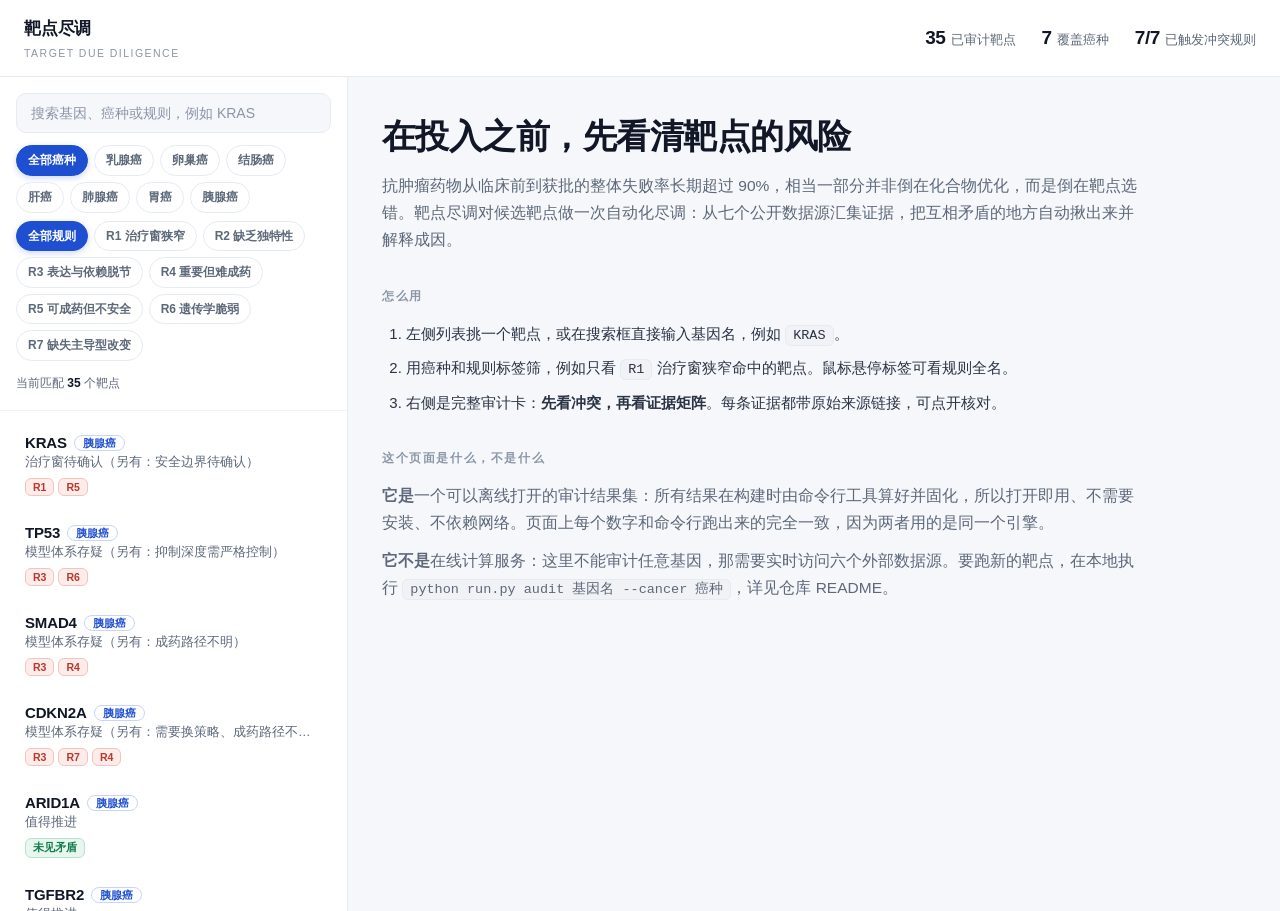
<file: docs/index.html>
<!doctype html>
<html lang="zh-CN">
<head>
<meta charset="utf-8">
<meta name="viewport" content="width=device-width, initial-scale=1">
<title>靶点尽调 · 立项决策工作台</title>
<meta name="description" content="面向肿瘤药物立项决策的靶点尽调：七维证据、七条冲突规则、亚型覆盖、跨癌种比较。可离线打开。">
<link rel="icon" type="image/png" href="favicon.png">
<link rel="stylesheet" href="style.css">
</head>
<body>
<header class="top">
  <div class="brand">靶点尽调<small>TARGET DUE DILIGENCE</small></div>
  <div class="counts">
    <span><b id="stat-targets">0</b>已审计靶点</span>
    <span><b id="stat-cancers">0</b>覆盖癌种</span>
    <span><b id="stat-rules">0</b>已触发冲突规则</span>
  </div>
</header>
<div class="layout">
  <aside>
    <div class="filters">
      <input id="q" type="search" placeholder="搜索基因、癌种或规则，例如 KRAS">
      <div class="chips" id="cancers"></div>
      <div style="height:8px"></div>
      <div class="chips" id="rules"></div>
      <p class="hint">当前匹配 <b id="shown">0</b> 个靶点</p>
    </div>
    <div class="list" id="list"></div>
  </aside>
  <main id="detail"></main>
</div>
<script src="data.js"></script>
<script src="app.js"></script>
</body>
</html>
</file>
<file: docs/style.css>
/* 靶点尽调 · 共用样式
   站点工作台（docs/）与本地实时界面（run_web.py）都加载这一份，
   所以两个入口看起来是同一个产品。 */

:root{
  --ink:#111726; --muted:#5d6879; --faint:#8b95a6;
  --line:#e6eaf1; --line-soft:#eff2f7;
  --bg:#f5f7fa; --card:#fff;
  --fav:#0f7a4a; --fav-bg:#e7f6ee; --fav-line:#b6e3cc;
  --unfav:#b9382a; --unfav-bg:#fdecea; --unfav-line:#f3c4be;
  --neutral:#6f7b8d; --neutral-bg:#f0f2f6;
  --unknown:#a8b0bd; --unknown-bg:#f4f6f9;
  --accent:#1f4fd1; --accent-soft:#eef2fe; --accent-line:#c7d5fb;
  --radius:14px; --radius-sm:10px;
  --shadow:0 1px 2px rgba(16,24,40,.04), 0 4px 14px rgba(16,24,40,.05);
}
*{box-sizing:border-box}
body{
  margin:0; background:var(--bg); color:var(--ink);
  font-family:-apple-system,BlinkMacSystemFont,"Segoe UI","PingFang SC","Microsoft YaHei","Hiragino Sans GB",sans-serif;
  line-height:1.72; font-size:15px;
  -webkit-font-smoothing:antialiased; text-rendering:optimizeLegibility;
}
a{color:var(--accent); text-decoration:none}
a:hover{text-decoration:underline}
h1,h2,h3,h4{letter-spacing:-.015em}

/* ──────────────  站点工作台（docs/index.html）  ────────────── */
header.top{
  background:rgba(255,255,255,.94);
  border-bottom:1px solid var(--line);
  padding:14px 24px; display:flex; align-items:center; justify-content:space-between;
  gap:16px; position:sticky; top:0; z-index:20; flex-wrap:wrap;
}
.brand{font-weight:700; font-size:17px; white-space:nowrap; letter-spacing:-.01em}
.brand small{display:block; font-weight:400; color:var(--faint); font-size:10.5px;
             letter-spacing:.14em; margin-top:1px}
.counts{display:flex; gap:26px; color:var(--muted); font-size:12.5px; flex-wrap:wrap}
.counts span{display:flex; align-items:baseline; gap:5px}
.counts b{color:var(--ink); font-size:19px; font-weight:700; letter-spacing:-.02em}

.layout{display:grid; grid-template-columns:348px 1fr; height:calc(100vh - 66px)}
@media (max-width:900px){
  .layout{grid-template-columns:1fr; height:auto}
  aside{border-right:0; border-bottom:1px solid var(--line)}
  .list{max-height:300px}
  main{padding:20px 16px 48px}
}

aside{background:#fff; border-right:1px solid var(--line); display:flex;
      flex-direction:column; min-height:0}
.filters{padding:16px; border-bottom:1px solid var(--line-soft)}
.filters input[type=search]{
  width:100%; padding:11px 14px; border:1px solid var(--line); border-radius:var(--radius-sm);
  font-size:14px; font-family:inherit; background:var(--bg); margin-bottom:12px; color:var(--ink);
  transition:border-color .15s, box-shadow .15s, background .15s;
}
.filters input[type=search]::placeholder{color:var(--faint)}
.filters input[type=search]:focus{
  outline:0; border-color:var(--accent); background:#fff; box-shadow:0 0 0 3px var(--accent-soft);
}
.chips{display:flex; flex-wrap:wrap; gap:6px}
.chip{
  font-size:12px; padding:4px 11px; border-radius:99px; border:1px solid var(--line);
  background:#fff; color:var(--muted); cursor:pointer; user-select:none; font-weight:600;
  transition:all .14s;
}
.chip:hover{border-color:var(--accent-line); color:var(--accent); background:var(--accent-soft)}
.chip.on{background:var(--accent); border-color:var(--accent); color:#fff;
         box-shadow:0 2px 6px rgba(31,79,209,.22)}
.filters .hint{font-size:12px; color:var(--muted); margin:12px 0 0}
.filters .hint b{color:var(--ink); font-weight:700}

.list{overflow-y:auto; flex:1; min-height:0; padding:10px}
.item{
  width:100%; text-align:left; border:1px solid transparent; background:transparent; cursor:pointer;
  padding:12px 14px; border-radius:var(--radius-sm); font-family:inherit; font-size:inherit;
  color:inherit; display:block; transition:all .14s; margin-bottom:2px;
}
.item:hover{background:var(--bg); border-color:var(--line-soft)}
.item.on{background:var(--accent-soft); border-color:var(--accent-line)}
.item .g{font-weight:700; font-size:15px; letter-spacing:-.01em}
.item .c{
  font-size:11px; color:var(--accent); background:#fff; border:1px solid var(--accent-line);
  padding:1px 8px; border-radius:99px; margin-left:7px; font-weight:600; vertical-align:1px;
}
.item .v{font-size:12.5px; color:var(--muted); margin-top:3px; overflow:hidden;
          text-overflow:ellipsis; white-space:nowrap}
.item .rs{margin-top:7px; display:flex; gap:4px; flex-wrap:wrap}
.item .rs span{
  font-size:10.5px; font-weight:700; padding:2px 7px; border-radius:6px;
  background:var(--unfav-bg); color:var(--unfav); border:1px solid var(--unfav-line);
}
.item .rs span.none{background:var(--fav-bg); color:var(--fav); border-color:var(--fav-line)}
.empty{padding:20px; color:var(--muted); font-size:13.5px}

main{overflow-y:auto; min-height:0; padding:30px 34px 72px}
.panel{max-width:960px; margin:0 auto}

.hero{padding:8px 0 30px}
.hero h1{font-size:34px; line-height:1.24; margin:0 0 16px; font-weight:800}
.hero p{font-size:15.5px; color:var(--muted); margin:0 0 12px; max-width:760px}
.hero ol{font-size:15px; color:#2b3444; padding-left:24px; margin:12px 0}
.hero li{margin:8px 0}
.hero code{background:var(--neutral-bg); padding:2px 7px; border-radius:6px; font-size:13.5px;
           font-family:ui-monospace,Consolas,monospace; border:1px solid var(--line)}

/* ──────────────  结果视图（两个入口共用）  ────────────── */
.verdict-panel{
  background:#fff; border:1px solid var(--line); border-radius:var(--radius);
  padding:26px 28px; margin:0 0 24px; box-shadow:var(--shadow);
  position:relative; overflow:hidden;
}
.verdict-panel::before{
  content:""; position:absolute; inset:0 auto 0 0; width:4px;
  background:linear-gradient(180deg, var(--accent), #6c8cf0);
}
.verdict-panel .verdict{font-size:26px; font-weight:800; margin:0 0 10px; line-height:1.3}
.verdict-panel .headline{margin:0 0 20px; font-size:15px; color:#2b3444; max-width:760px}
.kv{display:grid; grid-template-columns:repeat(auto-fit,minmax(148px,1fr)); gap:18px;
    border-top:1px solid var(--line-soft); padding-top:18px}
.kv div span{display:block; color:var(--faint); font-size:11.5px; letter-spacing:.04em; margin-bottom:2px}
.kv div b{font-size:15px; font-weight:700}

.dimstrip{
  display:flex; flex-wrap:wrap; gap:7px; margin-top:16px;
  border-top:1px solid var(--line-soft); padding-top:16px;
}
.dimstrip .dim{
  display:inline-flex; align-items:center; gap:6px; font-size:12px; font-weight:600;
  padding:4px 11px; border-radius:99px; border:1px solid var(--line);
  background:#fff; color:var(--muted); cursor:default;
}
.dimstrip .dim i{width:7px; height:7px; border-radius:50%; display:block; flex:0 0 7px}
.dimstrip .dim.favorable{border-color:var(--fav-line); color:var(--fav)}
.dimstrip .dim.favorable i{background:var(--fav)}
.dimstrip .dim.unfavorable{border-color:var(--unfav-line); color:var(--unfav)}
.dimstrip .dim.unfavorable i{background:var(--unfav)}
.dimstrip .dim.neutral i{background:var(--neutral)}
.dimstrip .dim.unknown{border-style:dashed; color:var(--faint)}
.dimstrip .dim.unknown i{background:var(--unknown)}

.sec{font-size:11.5px; letter-spacing:.14em; color:var(--faint); text-transform:uppercase;
     margin:34px 0 14px; font-weight:700}

.vbox{background:#fff; border:1px solid var(--line); border-radius:var(--radius);
      padding:18px 22px; box-shadow:var(--shadow)}
.vhead{margin:0 0 10px; font-size:15px; font-weight:600; color:#2b3444; line-height:1.6}
.vtable{border-collapse:collapse; width:100%; font-size:13.5px; margin:4px 0 6px}
.vtable th{text-align:left; font-weight:600; color:var(--faint); font-size:12px;
           border-bottom:1px solid var(--line); padding:6px 10px 6px 0}
.vtable td{border-bottom:1px solid var(--line-soft); padding:7px 10px 7px 0; vertical-align:top}
.vtable td.fav{color:var(--fav)}
.vtable td.muted{color:var(--faint)}
.vnote{margin:10px 0 0; font-size:12px; color:var(--faint); line-height:1.7}

.conflict{
  background:#fff; border:1px solid var(--line); border-left:3px solid var(--unfav);
  border-radius:var(--radius); padding:20px 24px; margin:0 0 14px; box-shadow:var(--shadow);
}
.conflict h4{margin:0 0 10px; font-size:16.5px; line-height:1.5; font-weight:700}
.conflict .meta{display:flex; flex-wrap:wrap; gap:18px; color:var(--muted);
                font-size:13px; margin:0 0 10px}
.track{display:inline-block; width:76px; height:6px; border-radius:4px; background:var(--line);
       vertical-align:middle; margin-left:8px; overflow:hidden}
.track i{display:block; height:100%; border-radius:4px;
         background:linear-gradient(90deg, #e07a6c, var(--unfav))}
.conflict ul{margin:6px 0 12px; padding-left:22px; color:var(--muted); font-size:14px}
.conflict ul li{margin:3px 0}
.conflict .exp{font-size:14px; color:#2b3444}
.explain{
  background:var(--accent-soft); border:1px solid var(--accent-line);
  border-radius:var(--radius-sm); padding:13px 16px; font-size:14px; margin:14px 0 0; color:#26344d;
}
.explain .src{display:block; color:var(--faint); font-size:11.5px; margin-top:7px}

.group h4{font-size:13.5px; margin:22px 0 10px; color:var(--muted); font-weight:700}

.ev{
  background:#fff; border:1px solid var(--line); border-radius:var(--radius-sm);
  padding:15px 18px; margin:0 0 10px; display:flex; gap:15px;
  transition:border-color .15s, box-shadow .15s;
}
.ev:hover{border-color:var(--line-soft); box-shadow:var(--shadow)}
.ev .mark{
  width:28px; height:28px; flex:0 0 28px; border-radius:9px; display:grid; place-items:center;
  font-size:16px; font-weight:800; line-height:1;
}
.ev .mark.favorable{background:var(--fav-bg); color:var(--fav)}
.ev .mark.unfavorable{background:var(--unfav-bg); color:var(--unfav)}
.ev .mark.neutral{background:var(--neutral-bg); color:var(--neutral)}
.ev .mark.unknown{background:var(--unknown-bg); color:var(--unknown)}
.ev .body{flex:1; min-width:0}
.ev .name{font-weight:700; font-size:14.5px; margin:0 0 4px; display:flex;
          align-items:center; gap:8px; flex-wrap:wrap}
.ev .nums{color:var(--faint); font-size:12px; margin:0 0 6px; font-variant-numeric:tabular-nums}
.ev .text{font-size:13.5px; color:#2b3444; margin:0}
.badge{font-size:11px; font-weight:700; padding:2px 9px; border-radius:99px; white-space:nowrap}
.badge.favorable{background:var(--fav-bg); color:var(--fav); border:1px solid var(--fav-line)}
.badge.unfavorable{background:var(--unfav-bg); color:var(--unfav); border:1px solid var(--unfav-line)}
.badge.neutral{background:var(--neutral-bg); color:var(--neutral); border:1px solid var(--line)}
.badge.unknown{background:var(--unknown-bg); color:var(--unknown); border:1px solid var(--line)}

.missing{
  background:#fff; border:1px dashed var(--line); border-radius:var(--radius);
  padding:18px 22px; margin:26px 0; color:#2b3444;
}
.missing ul{margin:8px 0 0; padding-left:22px; color:var(--muted); font-size:14px}
footer.btm{
  border-top:1px solid var(--line); padding:20px 0 0; margin-top:38px;
  color:var(--faint); font-size:12.5px;
}
</file>
